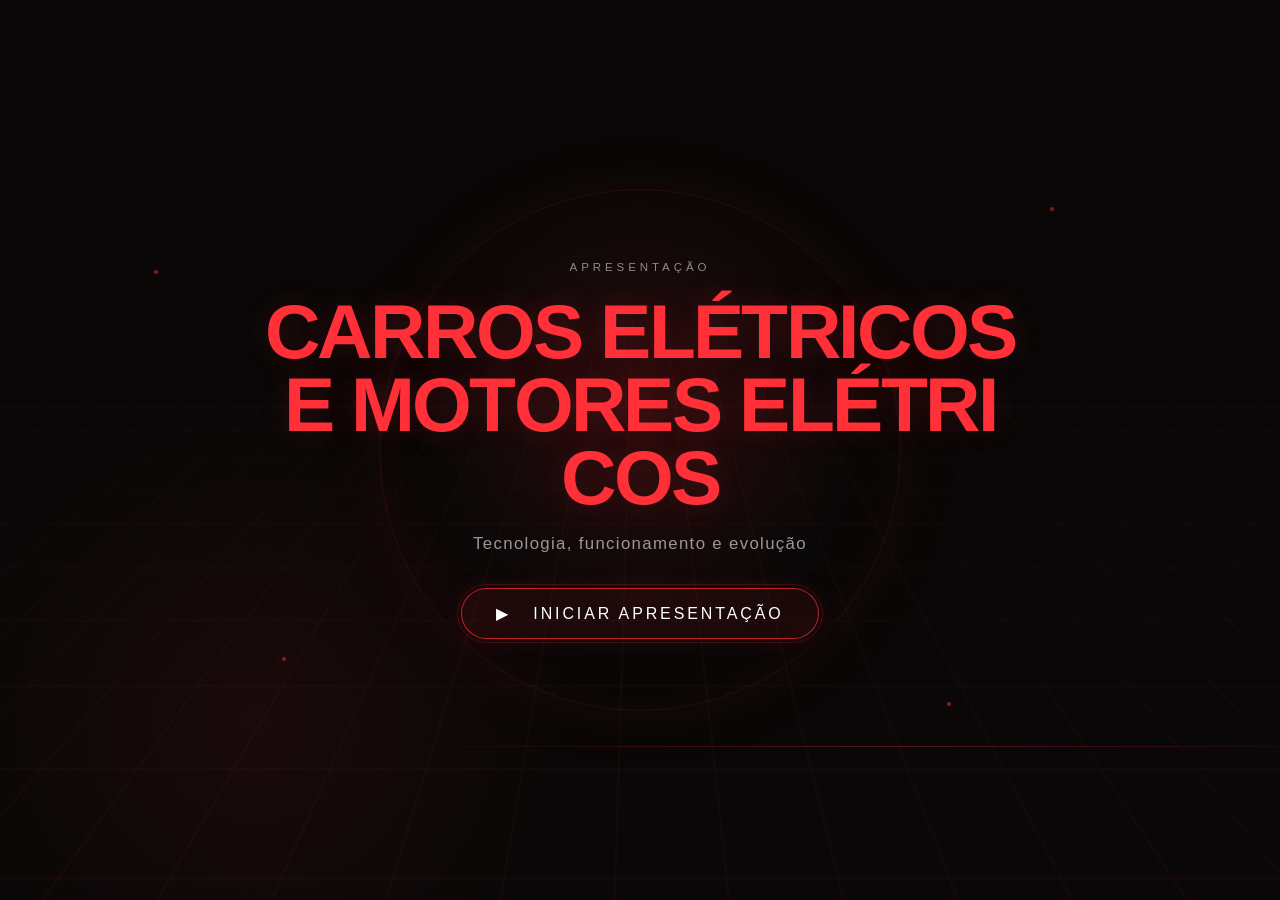
<file: index.html>
<!DOCTYPE html>
<html lang="pt-BR">
<head>
<meta charset="UTF-8">
<meta name="viewport" content="width=device-width, initial-scale=1.0">
<title>Carros Elétricos e Motores Elétricos</title>
<style>
  :root{
    --bg:#090707;
    --bg2:#180708;
    --card:rgba(34,14,16,.82);
    --text:#fff7f7;
    --muted:#cbb9ba;
    --accent:#ff3038;
    --accent2:#ff6b5f;
    --line:rgba(255,255,255,.11);
    --shadow:0 25px 70px rgba(0,0,0,.42);
  }
  *{box-sizing:border-box}
  html,body{margin:0;width:100%;height:100%;font-family:Inter,Segoe UI,Arial,sans-serif;background:var(--bg);color:var(--text);overflow:hidden}
  button{font:inherit}
  .deck{position:relative;width:100%;height:100%;overflow:hidden;background:
    radial-gradient(circle at 82% 12%,rgba(255,48,56,.18),transparent 27%),
    radial-gradient(circle at 12% 88%,rgba(150,15,25,.16),transparent 31%),
    linear-gradient(135deg,var(--bg),var(--bg2))}
  .deck::before{
    content:"";position:absolute;inset:-25%;
    background:
      radial-gradient(circle at 25% 35%,rgba(255,48,56,.10),transparent 18%),
      radial-gradient(circle at 70% 65%,rgba(255,100,80,.08),transparent 20%),
      radial-gradient(circle at 50% 50%,rgba(255,255,255,.025),transparent 32%);
    animation:ambientDrift 18s ease-in-out infinite alternate;
    pointer-events:none;
  }
  .grid{position:absolute;inset:-60px;opacity:.14;background-image:linear-gradient(var(--line) 1px,transparent 1px),linear-gradient(90deg,var(--line) 1px,transparent 1px);background-size:55px 55px;mask-image:linear-gradient(to bottom,transparent,black 20%,black 80%,transparent);animation:gridMove 24s linear infinite}
  .orb{position:absolute;border-radius:50%;filter:blur(1px);pointer-events:none}
  .orb.one{width:330px;height:330px;right:-100px;top:-110px;background:radial-gradient(circle,rgba(255,48,56,.22),transparent 68%);animation:orbFloat 9s ease-in-out infinite}
  .orb.two{width:300px;height:300px;left:-120px;bottom:-120px;background:radial-gradient(circle,rgba(190,20,30,.18),transparent 68%);animation:orbFloat 12s ease-in-out infinite reverse}
  @keyframes ambientDrift{0%{transform:translate3d(-2%,1%,0) scale(1)}50%{transform:translate3d(3%,-2%,0) scale(1.05)}100%{transform:translate3d(-1%,3%,0) scale(1.02)}}
  @keyframes gridMove{to{transform:translate(55px,55px)}}
  @keyframes orbFloat{0%,100%{transform:translate3d(0,0,0) scale(1)}50%{transform:translate3d(22px,-18px,0) scale(1.08)}}
  .slides{position:relative;height:100%;z-index:2}
  .energy-particles{position:absolute;inset:0;pointer-events:none;z-index:1;overflow:hidden}
  .energy-particles i{position:absolute;width:3px;height:3px;border-radius:50%;background:#ff4a50;box-shadow:0 0 12px rgba(255,48,56,.65);opacity:.2;animation:particleMove 8s linear infinite}
  .energy-particles i:nth-child(1){left:12%;top:80%;animation-delay:0s}
  .energy-particles i:nth-child(2){left:23%;top:25%;animation-delay:1.5s}
  .energy-particles i:nth-child(3){left:37%;top:72%;animation-delay:3s}
  .energy-particles i:nth-child(4){left:49%;top:18%;animation-delay:4.5s}
  .energy-particles i:nth-child(5){left:61%;top:84%;animation-delay:2s}
  .energy-particles i:nth-child(6){left:73%;top:34%;animation-delay:5s}
  .energy-particles i:nth-child(7){left:84%;top:68%;animation-delay:1s}
  .energy-particles i:nth-child(8){left:92%;top:18%;animation-delay:6s}
  @keyframes particleMove{0%{transform:translate3d(0,30px,0) scale(.7);opacity:0}25%{opacity:.3}50%{transform:translate3d(18px,-25px,0) scale(1.1);opacity:.5}75%{opacity:.2}100%{transform:translate3d(-12px,-70px,0) scale(.6);opacity:0}}
  .slide{position:absolute;inset:0;padding:clamp(28px,5vw,72px);display:flex;flex-direction:column;justify-content:center;opacity:0;transform:translateX(45px) scale(.985);pointer-events:none;transition:opacity .5s ease,transform .5s ease}
  .slide.active{opacity:1;transform:none;pointer-events:auto}
  .inner{width:min(1180px,100%);margin:auto}
  .eyebrow{font-size:.78rem;letter-spacing:.18em;text-transform:uppercase;color:var(--accent);font-weight:700;margin-bottom:14px}
  h1{font-size:clamp(2.8rem,7vw,6.5rem);line-height:.95;margin:0 0 24px;letter-spacing:-.055em}
  h2{font-size:clamp(2rem,4vw,4rem);line-height:1.02;margin:0 0 22px;letter-spacing:-.035em}
  h3{font-size:1.15rem;margin:0 0 9px}
  p{font-size:clamp(1rem,1.5vw,1.25rem);line-height:1.7;color:var(--muted);margin:0 0 18px;max-width:900px}
  .subtitle{font-size:clamp(1.05rem,1.8vw,1.45rem);max-width:720px}
  .accent-line{width:72px;height:5px;border-radius:8px;background:linear-gradient(90deg,var(--accent),var(--accent2));margin:20px 0 28px}
  .title-layout{display:grid;grid-template-columns:1.25fr .75fr;gap:50px;align-items:center}
  .car-graphic{height:310px;border:1px solid var(--line);border-radius:28px;background:linear-gradient(145deg,rgba(255,255,255,.06),rgba(255,255,255,.015));display:flex;align-items:center;justify-content:center;box-shadow:var(--shadow);position:relative;overflow:hidden}
  .car{width:78%;height:130px;position:relative}
  .car-body{position:absolute;left:5%;right:5%;bottom:28px;height:70px;border-radius:35px 70px 20px 20px;background:linear-gradient(135deg,#f1e8e8,#7f676a);box-shadow:0 12px 30px rgba(0,0,0,.3);animation:carGlow 3.5s ease-in-out infinite}
  .car-roof{position:absolute;width:50%;height:65px;left:25%;bottom:75px;border-radius:70px 70px 0 0;background:linear-gradient(135deg,#8eb4d9,#304b68);clip-path:polygon(18% 100%,32% 15%,67% 15%,85% 100%)}
  .wheel{position:absolute;width:45px;height:45px;border-radius:50%;background:#07111f;border:9px solid #687f99;bottom:8px}
  .wheel.a{left:17%}.wheel.b{right:17%}
  .electric{position:absolute;right:16px;top:16px;color:var(--accent);font-size:1.2rem;animation:boltPulse 1.8s ease-in-out infinite}
  @keyframes carGlow{0%,100%{box-shadow:0 12px 30px rgba(0,0,0,.3)}50%{box-shadow:0 12px 35px rgba(255,48,56,.16)}}
  @keyframes boltPulse{0%,100%{opacity:.65;transform:scale(1) rotate(0)}50%{opacity:1;transform:scale(1.18) rotate(-4deg)}}
  .flow{display:grid;grid-template-columns:repeat(4,1fr);gap:12px;margin:30px 0}
  .flow-item{padding:22px 15px;border:1px solid var(--line);background:rgba(255,255,255,.045);border-radius:18px;text-align:center;position:relative}
  .flow-item:not(:last-child)::after{content:"→";position:absolute;right:-17px;top:50%;transform:translateY(-50%);color:var(--accent);font-size:1.5rem;z-index:3}
  .icon{font-size:2.2rem;margin-bottom:10px;display:inline-block;animation:iconFloat 3.2s ease-in-out infinite;filter:drop-shadow(0 0 10px rgba(255,48,56,.12))}
  .flow-item:nth-child(2) .icon{animation-delay:.35s}
  .flow-item:nth-child(3) .icon{animation-delay:.7s}
  .flow-item:nth-child(4) .icon{animation-delay:1.05s}
  .card:nth-child(2) .icon{animation-delay:.4s}
  .card:nth-child(3) .icon{animation-delay:.8s}
  .card:nth-child(4) .icon{animation-delay:1.2s}
  @keyframes iconFloat{0%,100%{transform:translateY(0) scale(1);filter:drop-shadow(0 0 8px rgba(255,48,56,.08))}50%{transform:translateY(-7px) scale(1.06);filter:drop-shadow(0 0 15px rgba(255,48,56,.32))}}
  .flow-item:hover .icon,.card:hover .icon,.type:hover .icon{animation-duration:1.1s}
  .flow-item,.card,.panel,.type,.stat,.road{transition:transform .3s ease,border-color .3s ease,box-shadow .3s ease}
  .flow-item:hover,.card:hover,.panel:hover,.type:hover,.stat:hover,.road:hover{transform:translateY(-4px);border-color:rgba(255,48,56,.35);box-shadow:0 14px 35px rgba(120,0,10,.16)}
  .flow-item strong{display:block}
  .flow-item span{font-size:.82rem;color:var(--muted)}
  .cards{display:grid;grid-template-columns:repeat(2,1fr);gap:18px}
  .card{padding:24px;border:1px solid var(--line);background:var(--card);border-radius:20px;box-shadow:0 15px 40px rgba(0,0,0,.18)}
  .card .num{display:inline-flex;width:34px;height:34px;border-radius:10px;background:rgba(56,211,159,.12);color:var(--accent);align-items:center;justify-content:center;font-weight:800;margin-bottom:15px}
  .card p{font-size:.96rem;line-height:1.55;margin:0}
  .split{display:grid;grid-template-columns:1fr 1fr;gap:22px}
  .panel{padding:30px;border:1px solid var(--line);border-radius:24px;background:rgba(255,255,255,.045)}
  .panel h3{font-size:1.45rem}
  ul{margin:14px 0 0;padding:0;list-style:none}
  li{padding:12px 0 12px 25px;color:var(--muted);line-height:1.5;border-bottom:1px solid rgba(255,255,255,.07);position:relative}
  li:last-child{border:0}
  li::before{content:"";position:absolute;left:2px;top:20px;width:8px;height:8px;border-radius:50%;background:var(--accent)}
  .motor-diagram{display:grid;grid-template-columns:1fr 1.15fr 1fr;gap:14px;align-items:center;margin-top:28px}
  .part{padding:22px;border-radius:18px;border:1px solid var(--line);background:rgba(255,255,255,.04);text-align:center}
  .part.center{border-color:rgba(56,211,159,.45);background:rgba(56,211,159,.06)}
  .types{display:grid;grid-template-columns:repeat(3,1fr);gap:16px;margin-top:25px}
  .type{padding:20px;border-radius:18px;background:rgba(255,255,255,.045);border:1px solid var(--line)}
  .type strong{display:block;color:var(--text);margin-bottom:8px}
  .battery{display:grid;grid-template-columns:1fr 1fr;gap:24px;align-items:center}
  .battery-box{height:240px;border:3px solid rgba(84,169,255,.65);border-radius:25px;padding:22px;position:relative;background:linear-gradient(145deg,rgba(84,169,255,.12),rgba(255,255,255,.025));display:flex;flex-direction:column;justify-content:center}
  .battery-box::after{content:"";position:absolute;right:-18px;top:92px;width:16px;height:45px;border-radius:0 6px 6px 0;background:#7891aa}
  .battery-cells{display:grid;grid-template-columns:repeat(8,1fr);gap:6px}
  .cell{height:70px;border-radius:5px;background:linear-gradient(to top,var(--accent),#9ff3d5);box-shadow:0 0 14px rgba(56,211,159,.2)}
  .kwh{font-size:2.7rem;font-weight:800;margin-bottom:7px}
  .impact{display:grid;grid-template-columns:repeat(3,1fr);gap:18px}
  .impact .card{min-height:190px}
  .metric{font-size:2.7rem;font-weight:800;color:var(--accent);line-height:1;margin:12px 0}
  .future{display:grid;grid-template-columns:1.2fr .8fr;gap:25px}
  .roadmap{display:grid;gap:13px}
  .road{display:flex;align-items:center;gap:15px;padding:16px 18px;border:1px solid var(--line);border-radius:16px;background:rgba(255,255,255,.04)}
  .road b{width:35px;height:35px;border-radius:50%;background:rgba(56,211,159,.13);display:flex;align-items:center;justify-content:center;color:var(--accent)}
  .stats{display:grid;gap:15px}
  .stat{padding:24px;border:1px solid var(--line);border-radius:20px;background:rgba(255,255,255,.05)}
  .stat .value{font-size:2.5rem;font-weight:850;letter-spacing:-.04em}
  .stat .label{color:var(--muted);margin-top:5px}
  .source-note{font-size:.78rem;color:#8496aa;margin-top:18px}
  .controls{position:absolute;left:50%;bottom:25px;transform:translateX(-50%);display:flex;align-items:center;gap:12px;z-index:10}
  .controls button{width:42px;height:42px;border:1px solid var(--line);background:rgba(5,15,28,.75);color:white;border-radius:50%;cursor:pointer;transition:.2s}
  .controls button:hover{border-color:var(--accent);transform:translateY(-2px)}
  .dots{display:flex;gap:7px;padding:0 7px}
  .dot{width:7px;height:7px;border-radius:50%;background:#60758c;cursor:pointer;transition:.25s}
  .dot.active{width:24px;border-radius:5px;background:var(--accent)}
  .counter{position:absolute;right:32px;bottom:31px;color:#71849a;font-size:.78rem;letter-spacing:.12em;z-index:10}
  .hint{position:absolute;right:32px;top:28px;color:#71849a;font-size:.72rem;z-index:10}
  .reveal{opacity:0;transform:translateY(18px)}
  .active .reveal{animation:up .65s ease forwards}
  .active .d1{animation-delay:.08s}.active .d2{animation-delay:.16s}.active .d3{animation-delay:.24s}.active .d4{animation-delay:.32s}.active .d5{animation-delay:.4s}
  @keyframes up{to{opacity:1;transform:none}}
  @media(max-width:850px){
    .title-layout,.split,.battery,.future{grid-template-columns:1fr}
    .car-graphic{height:200px}
    .flow{grid-template-columns:1fr 1fr}
    .flow-item:not(:last-child)::after{display:none}
    .cards,.impact,.types{grid-template-columns:1fr}
    .motor-diagram{grid-template-columns:1fr}
    .slide{padding:25px 22px 80px;overflow:auto}
    .counter,.hint{display:none}
  }

/* ===== VISUAL ENHANCEMENTS V2 — content unchanged ===== */
.energy-path {
  position:absolute; inset:0; pointer-events:none; overflow:hidden; z-index:3;
}
.energy-path .pulse {
  position:absolute; width:7px; height:7px; border-radius:50%;
  background:var(--accent); box-shadow:0 0 14px var(--accent), 0 0 28px rgba(255,48,56,.45);
  opacity:0; animation:energyPulse 3.8s linear infinite;
}
.energy-path .p1 { left:19%; top:49%; animation-delay:.2s }
.energy-path .p2 { left:38%; top:49%; animation-delay:1.15s }
.energy-path .p3 { left:58%; top:49%; animation-delay:2.1s }
.energy-path .p4 { left:79%; top:49%; animation-delay:3.05s }
@keyframes energyPulse {
  0% { transform:translateX(-12px) scale(.6); opacity:0 }
  12% { opacity:1 }
  32% { transform:translateX(85px) scale(1); opacity:1 }
  42% { opacity:0 }
  100% { opacity:0 }
}
.visual-highlight {
  position:relative; isolation:isolate;
}
.visual-highlight::after {
  content:""; position:absolute; inset:-1px; border-radius:inherit;
  box-shadow:inset 0 0 35px rgba(255,48,56,.07);
  pointer-events:none; z-index:-1;
}
.motor-core {
  position:relative; display:grid; place-items:center;
}
.motor-core .rotor {
  animation:rotorSpin 3.2s linear infinite;
  transform-origin:center;
}
@keyframes rotorSpin { to { transform:rotate(360deg) } }
.battery-charge {
  position:relative; overflow:hidden;
}
.battery-charge::after {
  content:""; position:absolute; left:-35%; top:0; width:30%; height:100%;
  background:linear-gradient(90deg,transparent,rgba(255,255,255,.2),transparent);
  animation:chargeSweep 2.8s ease-in-out infinite;
}
@keyframes chargeSweep {
  0%,30% { left:-35% } 75%,100% { left:115% }
}
.regen-flow {
  animation:regenPulse 2.2s ease-in-out infinite;
}
@keyframes regenPulse {
  0%,100% { opacity:.45; filter:drop-shadow(0 0 0 transparent) }
  50% { opacity:1; filter:drop-shadow(0 0 9px rgba(255,48,56,.7)) }
}
.stat-number {
  animation:numberGlow 2.8s ease-in-out infinite;
}
@keyframes numberGlow {
  0%,100% { text-shadow:0 0 0 rgba(255,48,56,0) }
  50% { text-shadow:0 0 18px rgba(255,48,56,.35) }
}
.slide.active .card, .slide.active .panel, .slide.active .stat, .slide.active .road-step {
  animation:softEnter .55s both;
}
.slide.active .card:nth-child(2), .slide.active .panel:nth-child(2), .slide.active .stat:nth-child(2), .slide.active .road-step:nth-child(2) { animation-delay:.08s }
.slide.active .card:nth-child(3), .slide.active .panel:nth-child(3), .slide.active .stat:nth-child(3), .slide.active .road-step:nth-child(3) { animation-delay:.16s }
@keyframes softEnter {
  from { opacity:.15; transform:translateY(8px) }
  to { opacity:1; transform:translateY(0) }
}


/* ===== TITLE MOTION — subtle, individual letters ===== */
h1.title-motion, h2.title-motion {
  perspective: 700px;
}
.title-motion .title-letter {
  display:inline-block;
  transform:translate3d(0,0,0) rotateZ(0deg);
  transform-origin:50% 80%;
  will-change:transform;
  animation:titleLetterFloat 5.8s ease-in-out infinite;
}
.title-motion .title-letter:nth-child(3n){animation-delay:-1.2s}
.title-motion .title-letter:nth-child(4n){animation-delay:-2.4s}
.title-motion .title-letter:nth-child(5n){animation-delay:-3.6s}
.title-motion .title-letter:nth-child(7n){animation-delay:-4.7s}
@keyframes titleLetterFloat{
  0%,100%{transform:translate3d(0,0,0) rotateZ(0deg)}
  35%{transform:translate3d(0,-2px,0) rotateZ(-.25deg)}
  68%{transform:translate3d(0,1.5px,0) rotateZ(.2deg)}
}
@media (prefers-reduced-motion: reduce){
  .title-motion .title-letter{animation:none}
}

/* ===== SLIDE 5 — prevent lower text from being clipped ===== */
.slide:nth-child(5) .cards{gap:14px}
.slide:nth-child(5) .card{padding:19px}
.slide:nth-child(5) .card .num{margin-bottom:11px}
.slide:nth-child(5) .card p{font-size:.92rem;line-height:1.45}
.slide:nth-child(5) .accent-line{margin:16px 0 20px}
.slide:nth-child(5) .inner > p{max-width:100%;margin-bottom:0}

@media (max-height:760px) and (min-width:851px){
  .slide:nth-child(5){padding-top:38px;padding-bottom:38px}
  .slide:nth-child(5) .eyebrow{margin-bottom:9px}
  .slide:nth-child(5) h2{margin-bottom:14px}
  .slide:nth-child(5) .card{padding:16px}
  .slide:nth-child(5) .card p{font-size:.86rem;line-height:1.38}
  .slide:nth-child(5) .accent-line{margin:12px 0 15px}
  .slide:nth-child(5) .inner > p{font-size:1rem;line-height:1.45}
}


/* ===== AMBIENT BACKGROUND V3 — more visible, still refined ===== */
.deck::before{
  opacity:.72 !important;
  animation:ambientDrift 14s ease-in-out infinite alternate !important;
  filter:blur(1px);
}
.deck::after{
  content:"";
  position:absolute;
  inset:-15%;
  pointer-events:none;
  z-index:0;
  background:
    radial-gradient(circle at 18% 24%, rgba(255,48,56,.14) 0 2%, transparent 18%),
    radial-gradient(circle at 82% 68%, rgba(255,70,60,.11) 0 2%, transparent 20%),
    radial-gradient(circle at 52% 92%, rgba(255,48,56,.08) 0 1.5%, transparent 17%);
  animation:ambientGlow 11s ease-in-out infinite alternate;
}
.grid{
  opacity:.34 !important;
  background-size:44px 44px !important;
  animation:gridMove 10s linear infinite !important;
  mask-image:linear-gradient(to bottom,transparent 0%,black 12%,black 88%,transparent 100%);
}
.energy-particles{
  opacity:.9 !important;
}
.energy-particles i{
  width:4px !important;
  height:4px !important;
  box-shadow:0 0 9px rgba(255,48,56,.9),0 0 20px rgba(255,48,56,.45) !important;
}
.orb.one,.orb.two{
  opacity:.55 !important;
  filter:blur(1px);
}
.orb.one{width:280px !important;height:280px !important}
.orb.two{width:230px !important;height:230px !important}
@keyframes ambientGlow{
  0%{transform:translate3d(-2%,0,0) scale(1);opacity:.62}
  50%{transform:translate3d(1%, -1%,0) scale(1.04);opacity:.9}
  100%{transform:translate3d(2%,1%,0) scale(1.08);opacity:.68}
}
.slide.active::before{
  content:"";
  position:absolute;
  inset:0;
  pointer-events:none;
  background:radial-gradient(circle at 50% 42%,rgba(255,48,56,.035),transparent 46%);
  animation:slideBreath 5.5s ease-in-out infinite;
}
@keyframes slideBreath{
  0%,100%{opacity:.35}
  50%{opacity:1}
}
/* keep all content above the ambient layer */
.slide > *{position:relative;z-index:2}


/* ===== PRESENTATION INTRO ===== */
.intro-screen{
  position:fixed; inset:0; z-index:9999;
  display:grid; place-items:center;
  background:
    radial-gradient(circle at 50% 45%, rgba(255,48,56,.13), transparent 28%),
    radial-gradient(circle at 20% 80%, rgba(255,48,56,.07), transparent 25%),
    #090707;
  overflow:hidden;
  transition:opacity .8s ease, visibility .8s ease;
}
.intro-screen::before{
  content:""; position:absolute; inset:-20%;
  background:
    linear-gradient(rgba(255,48,56,.07) 1px,transparent 1px),
    linear-gradient(90deg,rgba(255,48,56,.07) 1px,transparent 1px);
  background-size:52px 52px;
  transform:perspective(600px) rotateX(58deg) translateY(18%);
  animation:introGrid 9s linear infinite;
  opacity:.6;
}
.intro-screen::after{
  content:""; position:absolute; width:520px;height:520px;border-radius:50%;
  border:1px solid rgba(255,48,56,.13);
  box-shadow:0 0 80px rgba(255,48,56,.06), inset 0 0 80px rgba(255,48,56,.04);
  animation:introRing 6s ease-in-out infinite;
}
.intro-content{
  position:relative; z-index:2;
  text-align:center; width:min(760px,90vw);
}
.intro-kicker{
  font-size:.72rem; letter-spacing:.34em; text-transform:uppercase;
  color:rgba(255,255,255,.52); margin-bottom:22px;
  opacity:0; animation:introUp .8s .15s ease forwards;
}
.intro-title{
  margin:0; color:#fff; text-transform:uppercase;
  font-size:clamp(2.3rem,6vw,5.4rem);
  line-height:.95; letter-spacing:-.035em;
  text-shadow:0 0 30px rgba(255,48,56,.18);
  opacity:0; animation:introUp .9s .3s ease forwards;
}
.intro-title span{color:var(--accent)}
.intro-subtitle{
  margin:20px auto 34px; color:rgba(255,255,255,.58);
  font-size:clamp(.9rem,1.5vw,1.05rem); letter-spacing:.08em;
  opacity:0; animation:introUp .8s .5s ease forwards;
}
.intro-button{
  position:relative; border:1px solid rgba(255,48,56,.7);
  background:rgba(255,48,56,.08); color:#fff;
  padding:15px 34px; border-radius:999px;
  font:700 .82rem/1 inherit; letter-spacing:.18em;
  text-transform:uppercase; cursor:pointer;
  box-shadow:0 0 24px rgba(255,48,56,.12);
  transition:transform .3s ease, background .3s ease, box-shadow .3s ease;
  opacity:0; animation:introUp .8s .7s ease forwards;
}
.intro-button::before{
  content:""; position:absolute; inset:-5px; border-radius:inherit;
  border:1px solid rgba(255,48,56,.18);
  animation:introButtonPulse 2.4s ease-in-out infinite;
}
.intro-button:hover{
  transform:translateY(-2px) scale(1.025);
  background:rgba(255,48,56,.16);
  box-shadow:0 0 34px rgba(255,48,56,.25);
}
.intro-energy{
  position:absolute; left:-10%; bottom:17%; width:120%; height:1px;
  background:linear-gradient(90deg,transparent,rgba(255,48,56,0),rgba(255,48,56,.7),transparent);
  opacity:.45; filter:blur(.3px);
  animation:introScan 4.5s linear infinite;
}
.intro-particle{
  position:absolute; width:4px;height:4px;border-radius:50%;
  background:var(--accent); box-shadow:0 0 12px var(--accent);
  opacity:.5;
}
.intro-particle:nth-child(1){left:12%;top:30%;animation:introParticle 5s infinite}
.intro-particle:nth-child(2){left:82%;top:23%;animation:introParticle 6.5s -2s infinite}
.intro-particle:nth-child(3){left:74%;top:78%;animation:introParticle 5.5s -1s infinite}
.intro-particle:nth-child(4){left:22%;top:73%;animation:introParticle 7s -3s infinite}
.intro-screen.leaving{opacity:0;visibility:hidden;pointer-events:none}
.intro-screen.leaving .intro-content{transform:scale(1.035);opacity:0;transition:transform .7s ease,opacity .5s ease}
@keyframes introGrid{to{background-position:52px 52px}}
@keyframes introRing{0%,100%{transform:scale(.9);opacity:.45}50%{transform:scale(1.06);opacity:.8}}
@keyframes introUp{from{opacity:0;transform:translateY(14px)}to{opacity:1;transform:translateY(0)}}
@keyframes introButtonPulse{0%,100%{transform:scale(.98);opacity:.25}50%{transform:scale(1.035);opacity:.7}}
@keyframes introScan{0%{transform:translateX(-15%);opacity:0}20%{opacity:.5}80%{opacity:.5}100%{transform:translateX(15%);opacity:0}}
@keyframes introParticle{0%,100%{transform:translate(0,0);opacity:.25}50%{transform:translate(18px,-15px);opacity:.75}}


/* ===== ICON MOTION V4 — softer, slower, more natural ===== */
.icon, .icon-wrap, .feature-icon, .card-icon, .road-icon, .type-icon,
[class*="icon"], svg {
  animation-timing-function: ease-in-out !important;
}

/* Override the original float/glow behavior with a restrained movement.
   Existing icon classes are intentionally covered broadly so no content changes. */
@keyframes iconFloatSoft {
  0%,100% {
    transform:translate3d(0,0,0) rotate(0deg) scale(1);
    filter:drop-shadow(0 0 0 rgba(255,48,56,0));
  }
  50% {
    transform:translate3d(0,-3px,0) rotate(.25deg) scale(1.008);
    filter:drop-shadow(0 0 5px rgba(255,48,56,.16));
  }
}
@keyframes boltPulseSoft {
  0%,100% { transform:scale(1); opacity:.9; }
  50% { transform:scale(1.025); opacity:1; }
}

/* Common selectors used by the current deck */
.card .icon,
.card-icon,
.feature .icon,
.feature-icon,
.type .icon,
.type-icon,
.road-step .icon,
.road-icon,
.stat .icon {
  animation:iconFloatSoft 5.8s ease-in-out infinite !important;
}

.card:nth-child(2) .icon,
.card:nth-child(2) .card-icon,
.feature:nth-child(2) .icon,
.feature:nth-child(2) .feature-icon,
.type:nth-child(2) .icon,
.type:nth-child(2) .type-icon {
  animation-delay:-1.9s !important;
}
.card:nth-child(3) .icon,
.card:nth-child(3) .card-icon,
.feature:nth-child(3) .icon,
.feature:nth-child(3) .feature-icon,
.type:nth-child(3) .icon,
.type:nth-child(3) .type-icon {
  animation-delay:-3.8s !important;
}

/* Keep the cover lightning alive, but make the pulse much less aggressive. */
.bolt, .lightning, .bolt-icon {
  animation:boltPulseSoft 3.8s ease-in-out infinite !important;
}

/* Prevent hover from creating a sudden visual jump on icons. */
.card:hover .icon,
.card:hover .card-icon,
.feature:hover .icon,
.feature:hover .feature-icon,
.type:hover .icon,
.type:hover .type-icon {
  transform:translateY(-2px) scale(1.015) !important;
  transition:transform .7s ease, filter .7s ease !important;
}

/* Respect reduced-motion preferences. */
@media (prefers-reduced-motion: reduce){
  .card .icon,.card-icon,.feature .icon,.feature-icon,
  .type .icon,.type-icon,.road-step .icon,.road-icon,.stat .icon,
  .bolt,.lightning,.bolt-icon {
    animation:none !important;
  }
}


/* ===== BATTERY CHARGE MOTION — slide 6 ===== */
.slide:nth-child(6) .battery,
.slide:nth-child(6) .battery-visual,
.slide:nth-child(6) .battery-fill,
.slide:nth-child(6) .charge-fill {
  position:relative;
}

/* Common fill selectors: animate only the visual fill if the existing markup exposes one. */
.slide:nth-child(6) .battery-fill,
.slide:nth-child(6) .charge-fill {
  transform-origin:bottom center;
  animation:batteryRiseSoft 5.8s ease-in-out infinite;
}

/* If the battery is represented by an element with a fill/background,
   give it a gentle internal glow while charging. */
.slide:nth-child(6) .battery-fill::after,
.slide:nth-child(6) .charge-fill::after {
  content:"";
  position:absolute;
  left:0; right:0; bottom:0;
  height:18%;
  background:linear-gradient(to top,rgba(255,255,255,.10),transparent);
  opacity:.55;
  animation:batteryShineSoft 5.8s ease-in-out infinite;
}

@keyframes batteryRiseSoft {
  0%,100% { transform:scaleY(.42); opacity:.68; }
  48% { transform:scaleY(.94); opacity:1; }
  58% { transform:scaleY(1); opacity:1; }
}
@keyframes batteryShineSoft {
  0%,100% { transform:translateY(10px); opacity:0; }
  48%,60% { transform:translateY(-2px); opacity:.6; }
  72% { transform:translateY(-8px); opacity:0; }
}

/* Fallback: if the current battery is built from SVG rectangles,
   animate the charging visual subtly without changing its geometry. */
.slide:nth-child(6) svg .battery-fill,
.slide:nth-child(6) svg .charge-fill {
  transform-box:fill-box;
  transform-origin:center bottom;
  animation:batteryRiseSoft 5.8s ease-in-out infinite;
}

@media (prefers-reduced-motion:reduce){
  .slide:nth-child(6) .battery-fill,
  .slide:nth-child(6) .charge-fill,
  .slide:nth-child(6) .battery-fill::after,
  .slide:nth-child(6) .charge-fill::after{
    animation:none !important;
  }
}


.slide:nth-child(6) .battery-animated-fill{
  position:absolute; left:12%; right:12%; bottom:10%;
  height:72%; border-radius:7px;
  background:linear-gradient(to top,rgba(255,48,56,.75),rgba(255,107,95,.28));
  box-shadow:0 0 16px rgba(255,48,56,.18);
  transform-origin:center bottom;
  animation:batteryRiseFallback 5.8s ease-in-out infinite;
  pointer-events:none;
  opacity:.0;
}
@keyframes batteryRiseFallback{
  0%,100%{transform:scaleY(.42);opacity:.0}
  15%{opacity:.72}
  50%{transform:scaleY(.94);opacity:.86}
  60%{transform:scaleY(1);opacity:.9}
  82%{opacity:.2}
}


/* ===== BATTERY CELLS — individual charging sequence ===== */
.slide:nth-child(6) .battery-animated-fill{
  display:none !important;
}
.slide:nth-child(6) .battery-cells{
  overflow:hidden;
  padding:3px 2px;
}
.slide:nth-child(6) .battery-cells .cell{
  opacity:.28;
  transform:translateY(2px) scale(.96);
  animation:batteryCellCharge 4.8s ease-in-out infinite;
  box-shadow:0 0 0 rgba(255,48,56,0);
}
.slide:nth-child(6) .battery-cells .cell:nth-child(1){animation-delay:0s}
.slide:nth-child(6) .battery-cells .cell:nth-child(2){animation-delay:.18s}
.slide:nth-child(6) .battery-cells .cell:nth-child(3){animation-delay:.36s}
.slide:nth-child(6) .battery-cells .cell:nth-child(4){animation-delay:.54s}
.slide:nth-child(6) .battery-cells .cell:nth-child(5){animation-delay:.72s}
.slide:nth-child(6) .battery-cells .cell:nth-child(6){animation-delay:.90s}
.slide:nth-child(6) .battery-cells .cell:nth-child(7){animation-delay:1.08s}
.slide:nth-child(6) .battery-cells .cell:nth-child(8){animation-delay:1.26s}

@keyframes batteryCellCharge{
  0%,12%{
    opacity:.28;
    transform:translateY(2px) scale(.96);
    box-shadow:0 0 0 rgba(255,48,56,0);
  }
  28%,62%{
    opacity:1;
    transform:translateY(0) scale(1);
    box-shadow:0 0 14px rgba(255,48,56,.22);
  }
  76%,100%{
    opacity:.38;
    transform:translateY(1px) scale(.98);
    box-shadow:0 0 4px rgba(255,48,56,.06);
  }
}

/* ===== SLIDE 8 / PENULTIMATE — breathing room around information cards ===== */
.slide:nth-child(8) .inner.future{
  width:calc(100% - 46px);
  max-width:1120px;
  margin:0 auto;
  gap:34px;
}
.slide:nth-child(8) .roadmap,
.slide:nth-child(8) .stats{
  width:100%;
}
.slide:nth-child(8) .road{
  padding-left:20px;
  padding-right:20px;
}
.slide:nth-child(8) .stat{
  padding:26px 28px;
}
@media (max-width:900px){
  .slide:nth-child(8) .inner.future{
    width:calc(100% - 28px);
    gap:22px;
  }
}
@media (max-height:760px) and (min-width:901px){
  .slide:nth-child(8) .inner.future{
    width:calc(100% - 70px);
    gap:28px;
  }
  .slide:nth-child(8) .road{
    padding-top:13px;
    padding-bottom:13px;
  }
  .slide:nth-child(8) .stat{
    padding:20px 24px;
  }
}

@media (prefers-reduced-motion:reduce){
  .slide:nth-child(6) .battery-cells .cell{
    animation:none !important;
    opacity:1;
    transform:none;
  }
}


/* ===== SLIDE 8 — extra safe margins for the statistic cards ===== */
.slide:nth-child(8) .stats{
  width:calc(100% - 24px) !important;
  max-width:500px;
  justify-self:end;
  box-sizing:border-box;
  padding-right:2px;
}
.slide:nth-child(8) .stat{
  width:100%;
  max-width:100%;
  box-sizing:border-box;
  overflow:hidden;
}
.slide:nth-child(8) .stat .value{
  font-size:clamp(2rem,3.2vw,2.5rem);
  line-height:1.08;
  white-space:normal;
  overflow-wrap:anywhere;
}
.slide:nth-child(8) .stat:hover{
  transform:translateY(-2px);
  box-shadow:0 10px 25px rgba(120,0,10,.13);
}
@media (max-width:900px){
  .slide:nth-child(8) .stats{
    width:calc(100% - 12px) !important;
    justify-self:center;
  }
}
@media (max-height:760px) and (min-width:901px){
  .slide:nth-child(8) .stats{
    width:calc(100% - 18px) !important;
  }
}


/* ===== SLIDE 8 — fix vertical overflow of statistic cards ===== */
.slide:nth-child(8) .inner.future{
  height:100%;
  min-height:0;
  box-sizing:border-box;
  gap:22px !important;
}
.slide:nth-child(8) .stats{
  min-height:0;
  height:auto;
  gap:14px !important;
  align-content:center;
}
.slide:nth-child(8) .stat{
  min-height:0 !important;
  height:auto !important;
  box-sizing:border-box;
  padding:18px 24px !important;
}
.slide:nth-child(8) .stat .value{
  line-height:1 !important;
  margin-top:4px;
  margin-bottom:4px;
}
.slide:nth-child(8) .stat p{
  margin-top:6px !important;
  margin-bottom:0 !important;
  line-height:1.28 !important;
}
@media (max-height:760px) and (min-width:901px){
  .slide:nth-child(8) .inner.future{
    gap:16px !important;
  }
  .slide:nth-child(8) .stats{
    gap:10px !important;
  }
  .slide:nth-child(8) .stat{
    padding:14px 20px !important;
  }
  .slide:nth-child(8) .stat .value{
    font-size:clamp(1.8rem,2.7vw,2.25rem) !important;
  }
}

</style>
</head>
<body>

<div class="intro-screen" id="introScreen">
  <div class="intro-particle"></div>
  <div class="intro-particle"></div>
  <div class="intro-particle"></div>
  <div class="intro-particle"></div>
  <div class="intro-energy"></div>
  <div class="intro-content">
    <div class="intro-kicker">Apresentação</div>
    <h1 class="intro-title">Carros <span>elétricos</span><br>e motores elétricos</h1>
    <div class="intro-subtitle">Tecnologia, funcionamento e evolução</div>
    <button class="intro-button" id="startPresentation" type="button">▶&nbsp;&nbsp; Iniciar apresentação</button>
  </div>
</div>

<div class="deck" id="deck">
  <div class="grid"></div><div class="orb one"></div><div class="orb two"></div>

  <main class="slides">

    <section class="slide active">
      <div class="inner title-layout">
        <div>
          <div class="eyebrow reveal d1">Tecnologia • Mobilidade • Energia</div>
          <h1 class="reveal d2">Carros elétricos<br><span style="color:var(--accent)">e motores elétricos</span></h1>
          <div class="accent-line reveal d3"></div>
          <p class="subtitle reveal d4">Como a energia armazenada em baterias se transforma em movimento — e quais são os desafios dessa tecnologia.</p>
        </div>
        <div class="car-graphic reveal d5">
          <div class="electric">⚡</div>
          <div class="car">
            <div class="car-roof"></div><div class="car-body"></div>
            <div class="wheel a"></div><div class="wheel b"></div>
          </div>
        </div>
      </div>
    </section>

    <section class="slide">
      <div class="inner">
        <div class="eyebrow reveal d1">01 • Visão geral</div>
        <h2 class="reveal d2">Como funciona um carro elétrico?</h2>
        <p class="reveal d3">Carros elétricos são veículos movidos por um ou mais motores elétricos, que utilizam principalmente a energia armazenada em baterias recarregáveis.</p>
        <p class="reveal d4">Diferentemente dos carros tradicionais, eles não utilizam um motor de combustão para gerar o movimento.</p>
        <div class="flow reveal d5">
          <div class="flow-item"><div class="icon">🔋</div><strong>Bateria</strong><span>Armazena energia</span></div>
          <div class="flow-item"><div class="icon">⚙️</div><strong>Inversor</strong><span>Controla a energia</span></div>
          <div class="flow-item"><div class="icon">⚡</div><strong>Motor elétrico</strong><span>Cria movimento</span></div>
          <div class="flow-item"><div class="icon">◉</div><strong>Rodas</strong><span>Movimentam o veículo</span></div>
        </div>
      </div>
    </section>

    <section class="slide">
      <div class="inner">
        <div class="eyebrow reveal d1">02 • Características</div>
        <h2 class="reveal d2">Vantagens e desafios</h2>
        <div class="split reveal d3">
          <div class="panel">
            <h3 style="color:var(--accent)">Principais vantagens</h3>
            <ul>
              <li>Menor emissão de poluentes durante a utilização</li>
              <li>Menor nível de ruído</li>
              <li>Alta eficiência energética</li>
              <li>Resposta rápida na aceleração</li>
              <li>Frenagem regenerativa, recuperando parte da energia</li>
            </ul>
          </div>
          <div class="panel">
            <h3 style="color:var(--accent2)">Principais desafios</h3>
            <ul>
              <li>Alto custo de alguns modelos</li>
              <li>Tempo de recarga</li>
              <li>Necessidade de infraestrutura de carregamento</li>
              <li>Produção das baterias</li>
              <li>Reciclagem das baterias</li>
            </ul>
          </div>
        </div>
      </div>
    </section>

    <section class="slide">
      <div class="inner">
        <div class="eyebrow reveal d1">03 • Motores elétricos</div>
        <h2 class="reveal d2">Da eletricidade ao movimento</h2>
        <p class="reveal d3">O motor elétrico transforma energia elétrica em energia mecânica, produzindo o movimento necessário para girar as rodas.</p>
        <div class="motor-diagram reveal d4">
          <div class="part"><div class="icon">⚡</div><strong>Corrente elétrica</strong><br><span style="color:var(--muted)">Cria campos magnéticos</span></div>
          <div class="part center"><div class="icon">🧲</div><strong>Motor</strong><br><span style="color:var(--muted)">Campos interagem com o rotor</span></div>
          <div class="part"><div class="icon">🔄</div><strong>Rotor</strong><br><span style="color:var(--muted)">Gira e produz movimento</span></div>
        </div>
        <div class="types reveal d5">
          <div class="type"><strong>Motor de indução</strong><span style="color:var(--muted)">Uma das arquiteturas utilizadas em veículos elétricos.</span></div>
          <div class="type"><strong>Ímãs permanentes</strong><span style="color:var(--muted)">Utiliza ímãs no conjunto do motor.</span></div>
          <div class="type"><strong>Relutância</strong><span style="color:var(--muted)">Baseado na tendência magnética do rotor.</span></div>
        </div>
      </div>
    </section>

    <section class="slide">
      <div class="inner">
        <div class="eyebrow reveal d1">04 • Dentro do motor</div>
        <h2 class="reveal d2">Eletromagnetismo em ação</h2>
        <div class="cards reveal d3">
          <div class="card"><span class="num">01</span><h3>Estator</h3><p>Parte fixa do motor que participa da criação do campo magnético.</p></div>
          <div class="card"><span class="num">02</span><h3>Rotor</h3><p>Parte móvel que gira como resultado da interação eletromagnética.</p></div>
          <div class="card"><span class="num">03</span><h3>Bobinas</h3><p>Condutores nos quais a corrente elétrica cria campos magnéticos.</p></div>
          <div class="card"><span class="num">04</span><h3>Ímãs e eixo</h3><p>Elementos que participam da geração do movimento e da transmissão mecânica.</p></div>
        </div>
        <div class="accent-line reveal d4"></div>
        <p class="reveal d5">Uma grande vantagem é o alto torque em baixas rotações, permitindo aceleração rápida. Além disso, há menos peças móveis que em motores de combustão.</p>
      </div>
    </section>

    <section class="slide">
      <div class="inner battery"><span class="battery-animated-fill" aria-hidden="true"></span>
        <div>
          <div class="eyebrow reveal d1">05 • Baterias</div>
          <h2 class="reveal d2">Onde a energia fica armazenada</h2>
          <p class="reveal d3">As baterias armazenam a energia que alimenta o motor. Sua capacidade é normalmente medida em <strong style="color:white">kWh (quilowatt-hora)</strong>.</p>
          <p class="reveal d4">A capacidade influencia diretamente a autonomia do veículo.</p>
          <p class="reveal d5">As baterias de íons de lítio são muito utilizadas atualmente, enquanto novas tecnologias buscam maior autonomia, menor custo, carregamento mais rápido e maior durabilidade.</p>
        </div>
        <div class="battery-box reveal d4">
          <div class="kwh">kWh</div>
          <div style="color:var(--muted);margin-bottom:18px">capacidade de energia</div>
          <div class="battery-cells">
            <div class="cell"></div><div class="cell"></div><div class="cell"></div><div class="cell"></div>
            <div class="cell"></div><div class="cell"></div><div class="cell"></div><div class="cell"></div>
          </div>
        </div>
      </div>
    </section>

    <section class="slide">
      <div class="inner">
        <div class="eyebrow reveal d1">06 • Impacto ambiental</div>
        <h2 class="reveal d2">Zero emissão no escapamento ≠ impacto zero</h2>
        <p class="reveal d3">Os carros elétricos não produzem gases de escapamento durante a condução, mas seu impacto ambiental também depende da fabricação das baterias e da origem da eletricidade utilizada para carregá-las.</p>
        <div class="impact reveal d4">
          <div class="card"><div class="icon">🚫</div><h3>Durante a condução</h3><p>Não há gases de escapamento produzidos pelo veículo.</p></div>
          <div class="card"><div class="icon">⛏️</div><h3>Fabricação</h3><p>A produção das baterias exige matérias-primas e energia.</p></div>
          <div class="card"><div class="icon">⚡</div><h3>Eletricidade</h3><p>O impacto total também depende de como a eletricidade é produzida.</p></div>
        </div>
      </div>
    </section>

    <section class="slide">
      <div class="inner future">
        <div>
          <div class="eyebrow reveal d1">07 • Futuro</div>
          <h2 class="reveal d2">Para onde a tecnologia está caminhando?</h2>
          <div class="roadmap reveal d3">
            <div class="road"><b>01</b><span>Baterias mais eficientes</span></div>
            <div class="road"><b>02</b><span>Motores menores e mais potentes</span></div>
            <div class="road"><b>03</b><span>Carregamento mais rápido</span></div>
            <div class="road"><b>04</b><span>Maior utilização de energias renováveis</span></div>
            <div class="road"><b>05</b><span>Sistemas de reciclagem mais eficientes</span></div>
          </div>
        </div>
        <div class="stats">
          <div class="stat reveal d4"><div class="value">220 mil+</div><div class="label">veículos leves eletrificados vendidos no Brasil em 2025, segundo a ABVE</div></div>
          <div class="stat reveal d5"><div class="value">≈ 21 milhões</div><div class="label">carros elétricos vendidos mundialmente em 2025, segundo a IEA</div></div>
        </div>
      </div>
    </section>

    <section class="slide">
      <div class="inner" style="text-align:center">
        <div class="eyebrow reveal d1">Conclusão</div>
        <h2 class="reveal d2" style="max-width:850px;margin-left:auto;margin-right:auto">Uma mudança que combina energia, eletrônica e engenharia.</h2>
        <div class="accent-line reveal d3" style="margin-left:auto;margin-right:auto"></div>
        <p class="reveal d4" style="margin-left:auto;margin-right:auto">Carros elétricos dependem da integração entre baterias, inversores, motores e sistemas de controle. A evolução desses componentes tende a definir os próximos avanços da mobilidade elétrica.</p>
        <div class="reveal d5" style="margin-top:35px;color:var(--accent);font-weight:700;letter-spacing:.08em">FIM • OBRIGADO</div>
      </div>
    </section>

  </main>

<div class="energy-particles" aria-hidden="true">
  <i></i><i></i><i></i><i></i><i></i><i></i><i></i><i></i>
</div>

  <div class="hint">← → para navegar • Espaço para avançar</div>
  <div class="controls">
    <button id="prev" aria-label="Slide anterior">‹</button>
    <div class="dots" id="dots"></div>
    <button id="next" aria-label="Próximo slide">›</button>
  </div>
  <div class="counter" id="counter">01 / 09</div>
</div>

<script>

  // Subtle per-letter title motion; text/content remains unchanged.
  function prepareTitleMotion() {
    document.querySelectorAll('h1, h2').forEach(title => {
      title.classList.add('title-motion');
      const walker = document.createTreeWalker(title, NodeFilter.SHOW_TEXT);
      const nodes = [];
      while (walker.nextNode()) nodes.push(walker.currentNode);
      nodes.forEach(node => {
        if (!node.nodeValue.trim()) return;
        const frag = document.createDocumentFragment();
        [...node.nodeValue].forEach(ch => {
          if (/\s/.test(ch)) {
            frag.appendChild(document.createTextNode(ch));
          } else {
            const s = document.createElement('span');
            s.className = 'title-letter';
            s.textContent = ch;
            frag.appendChild(s);
          }
        });
        node.parentNode.replaceChild(frag, node);
      });
    });
  }
  prepareTitleMotion();

(() => {
  const slides = [...document.querySelectorAll('.slide')];
  const dots = document.getElementById('dots');
  const counter = document.getElementById('counter');
  let current = 0;

  slides.forEach((_, i) => {
    const d = document.createElement('div');
    d.className = 'dot' + (i === 0 ? ' active' : '');
    d.title = 'Ir para o slide ' + (i + 1);
    d.addEventListener('click', () => go(i));
    dots.appendChild(d);
  });

  function go(index) {
    current = (index + slides.length) % slides.length;
    slides.forEach((s, i) => s.classList.toggle('active', i === current));
    [...dots.children].forEach((d, i) => d.classList.toggle('active', i === current));
    counter.textContent = String(current + 1).padStart(2,'0') + ' / ' + String(slides.length).padStart(2,'0');
  }

  document.getElementById('next').addEventListener('click', () => go(current + 1));
  document.getElementById('prev').addEventListener('click', () => go(current - 1));

  document.addEventListener('keydown', e => {
    if (['ArrowRight','ArrowDown',' ','PageDown'].includes(e.key)) {
      e.preventDefault(); go(current + 1);
    }
    if (['ArrowLeft','ArrowUp','PageUp'].includes(e.key)) {
      e.preventDefault(); go(current - 1);
    }
    if (e.key === 'Home') go(0);
    if (e.key === 'End') go(slides.length - 1);
  });

  let startX = 0;
  document.addEventListener('touchstart', e => startX = e.changedTouches[0].clientX, {passive:true});
  document.addEventListener('touchend', e => {
    const dx = e.changedTouches[0].clientX - startX;
    if (Math.abs(dx) > 55) go(current + (dx < 0 ? 1 : -1));
  }, {passive:true});
})();
</script>

<script>
(function(){
  const intro = document.getElementById('introScreen');
  const start = document.getElementById('startPresentation');
  if(!intro || !start) return;

  function beginPresentation(){
    intro.classList.add('leaving');
    document.body.classList.add('presentation-started');
    setTimeout(() => {
      intro.remove();
      const first = document.querySelector('.slide');
      if(first){
        document.querySelectorAll('.slide').forEach(s => s.classList.remove('active'));
        first.classList.add('active');
      }
    }, 850);
  }

  start.addEventListener('click', beginPresentation);
  start.addEventListener('keydown', e => {
    if(e.key === 'Enter' || e.key === ' ') { e.preventDefault(); beginPresentation(); }
  });
})();
</script>

</body>
</html>
</file>
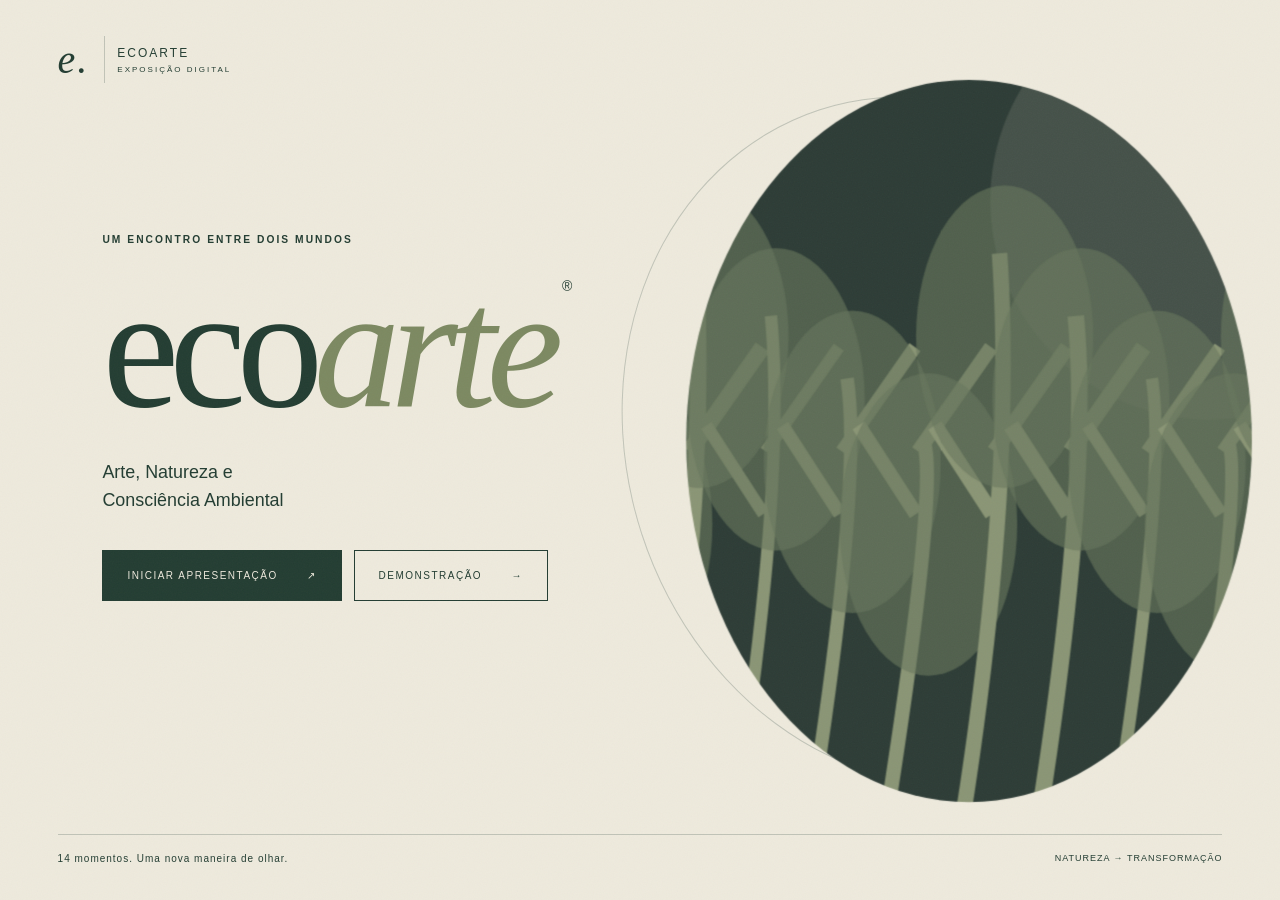
<file: ecoarte/index.html>
<!doctype html>
<html lang="pt-BR"><head><meta charset="UTF-8"><meta name="viewport" content="width=device-width, initial-scale=1"><meta name="theme-color" content="#203c31"><title>Ecoarte — exposição digital</title><link rel="icon" href="assets/icons/leaf.svg"><link rel="stylesheet" href="css/style.css"><link rel="stylesheet" href="css/animations.css"><script defer src="js/animations.js"></script><script defer src="js/app.js"></script></head>
<body class="menu-mode">
<div class="grain" aria-hidden="true"></div><div id="cursor" aria-hidden="true"></div>
<header class="brand"><span class="brand-mark">e.</span><span>ECOARTE <small>EXPOSIÇÃO DIGITAL</small></span></header>
<main id="menu"><div class="menu-art" aria-hidden="true"><div class="orb"></div><img src="assets/images/nature.svg" alt=""></div><div class="menu-copy"><span class="eyebrow">UM ENCONTRO ENTRE DOIS MUNDOS</span><h1>eco<span>arte</span><i>®</i></h1><p>Arte, Natureza e<br>Consciência Ambiental</p><div class="menu-actions"><button id="start">INICIAR APRESENTAÇÃO <span>↗</span></button><button id="demo" class="outline">DEMONSTRAÇÃO <span>→</span></button></div></div><footer class="menu-footer"><span>14 momentos. Uma nova maneira de olhar.</span><span>NATUREZA → TRANSFORMAÇÃO</span></footer></main>
<div id="experience" hidden><div class="exhibit-label">ARTE + NATUREZA <span id="chapter">01 / INTRODUÇÃO</span></div><div id="stage" aria-label="Apresentação sobre Ecoarte" tabindex="-1">
<section class="slide cover" data-title="Capa" data-transition="leaf"><div class="cover-art"><img src="assets/images/nature.svg" alt="Ilustração de uma floresta"><div class="orbit"></div></div><div class="content"><span class="eyebrow">ARTE COMO UM GESTO DE CUIDADO</span><h1>ECO<span>ARTE</span></h1><p class="subtitle">Arte, natureza e consciência ambiental</p><span class="tiny">UMA EXPOSIÇÃO PARA REPENSAR NOSSO LUGAR NO PLANETA</span></div></section>
<section class="slide definition" data-title="O que é Ecoarte?" data-transition="paper"><div class="content"><span class="eyebrow">01 / O ENCONTRO</span><h2>O que é<br><em>Ecoarte?</em></h2><p>Uma expressão artística que une criatividade e consciência ambiental.</p></div><div class="concept-map"><span class="concept c1">CRIATIVIDADE<small>imaginar outros caminhos</small></span><span class="concept c2">NATUREZA<small>matéria, espaço e inspiração</small></span><span class="concept c3">CONSCIÊNCIA<small>questionar e mudar atitudes</small></span><svg viewBox="0 0 500 500" aria-hidden="true"><path d="M250 70L75 340L425 340Z"/></svg><strong>ECOARTE</strong><p>Materiais naturais, reciclados ou reaproveitados nos ajudam a refletir sobre a relação entre ser humano e meio ambiente.</p></div></section>
<section class="slide origin" data-title="Origem" data-transition="horizontal"><div class="heading"><span class="eyebrow">02 / FORA DAS PAREDES</span><h2>Onde tudo <em>começou</em></h2></div><div class="timeline"><article><b>1960</b><span>O mundo como ateliê</span><p>Raízes na Land Art: a arte começa a sair dos museus e ocupar paisagens naturais.</p></article><article><b>1970</b><span>A paisagem é matéria</span><p>Terra, pedras e território tornam-se parte da criação artística.</p></article><article><b>1990</b><span>Um olhar crítico</span><p>Poluição, desmatamento e consumismo ganham espaço diante das preocupações ambientais.</p></article><article><b>HOJE</b><span>Arte que mobiliza</span><p>Práticas ecológicas conectam criação, educação e participação comunitária.</p></article></div><span class="footnote">Land Art e Ecoarte se aproximam, mas nem toda intervenção na paisagem tem um propósito ecológico.</span></section>
<section class="slide land" data-title="Land Art" data-transition="mask"><figure class="full-art"><img data-photo="spiral-jetty" src="assets/images/spiral-jetty.png" alt="Fotografia de Spiral Jetty no Grande Lago Salgado"><figcaption>SPIRAL JETTY · ROBERT SMITHSON · 1970</figcaption></figure><div class="content"><span class="eyebrow">03 / A TERRA COMO SUPORTE</span><h2>Quando a<br>paisagem<br><em>virou arte.</em></h2><p>A natureza deixa de ser apenas retratada.<br>Ela se torna espaço e material.</p></div></section>
<section class="slide characteristics" data-title="Características" data-transition="leaf"><div class="center-title"><span class="eyebrow">04 / A LINGUAGEM</span><h2>O que define<br>a <em>Ecoarte?</em></h2></div><div class="organic-item item1"><span>01</span><h3>Materiais naturais</h3><p>Folhas, pedras,<br>madeira e terra.</p></div><div class="organic-item item2"><span>02</span><h3>Materiais reciclados</h3><p>Plástico, vidro,<br>metal e papel.</p></div><div class="organic-item item3"><span>03</span><h3>Arte temporária</h3><p>Obras que mudam, desaparecem<br>ou voltam à natureza.</p></div><div class="organic-item item4"><span>04</span><h3>Arte com propósito</h3><p>Crítica, educativa e<br>frequentemente comunitária.</p></div><svg class="organic-lines" viewBox="0 0 1000 650" aria-hidden="true"><path d="M250 130Q500 350 770 130M250 520Q500 350 770 520M250 130Q70 320 250 520M770 130Q950 320 770 520"/></svg></section>
<section class="slide gallery" data-title="Artistas" data-transition="horizontal"><div class="heading"><span class="eyebrow">05 / CINCO OLHARES</span><h2>Natureza em <em>mensagem</em></h2><p>Explore a galeria. Cada obra abre uma nova perspectiva.</p></div><div class="gallery-row">
<button class="art-card" data-jump="6"><img src="assets/images/spiral-jetty.png" alt="Spiral Jetty, Robert Smithson"><span>01 / TERRITÓRIO</span><h3>Robert<br>Smithson</h3><i>Explorar ↗</i></button><button class="art-card" data-jump="7"><img src="assets/images/beuys.jpg" alt="7000 Carvalhos, Joseph Beuys"><span>02 / AÇÃO</span><h3>Joseph<br>Beuys</h3><i>Explorar ↗</i></button><button class="art-card" data-jump="8"><img src="assets/images/goldsworthy.jpg" alt="Fold, Andy Goldsworthy"><span>03 / TEMPO</span><h3>Andy<br>Goldsworthy</h3><i>Explorar ↗</i></button><button class="art-card" data-jump="9"><img src="assets/images/krajcberg.jpg" alt="Esculturas de Frans Krajcberg"><span>04 / DENÚNCIA</span><h3>Frans<br>Krajcberg</h3><i>Explorar ↗</i></button><button class="art-card" data-jump="10"><img src="assets/images/vik-muniz.jpg" alt="Cartaz do documentário Lixo Extraordinário"><span>05 / REINVENÇÃO</span><h3>Vik<br>Muniz</h3><i>Explorar ↗</i></button></div></section>
<section class="slide artist smithson" data-title="Robert Smithson" data-transition="mask"><div class="artist-copy"><span class="eyebrow">06 / ESCULPIR O TERRITÓRIO</span><h2>Robert<br><em>Smithson</em></h2><h3>Spiral Jetty <span>— 1970</span></h3><p>Uma enorme espiral de pedras no Grande Lago Salgado, nos Estados Unidos.</p><span class="artist-note">A paisagem faz parte da obra.</span></div><figure class="artist-image"><img data-photo="spiral-jetty" src="assets/images/spiral-jetty.png" alt="Fotografia de Spiral Jetty, de Robert Smithson"><figcaption>SPIRAL JETTY · ROBERT SMITHSON · 1970</figcaption></figure><svg class="spiral" viewBox="0 0 200 200" aria-hidden="true"><path d="M100 100c-10-20-35-4-25 18s50 17 53-10-29-54-59-33-29 69 10 83 88-20 82-66S110 20 60 45 5 120 30 160"/></svg></section>
<section class="slide beuys" data-title="Joseph Beuys" data-transition="leaf"><div class="artist-copy"><span class="eyebrow">07 / PLANTAR É UM ATO ARTÍSTICO</span><h2>Joseph<br><em>Beuys</em></h2><h3>7000 Carvalhos <span>— 1982</span></h3><p>Iniciado em 1982, o projeto plantou milhares de árvores em Kassel, Alemanha, transformando uma intervenção artística em ação ambiental.</p><span class="artist-note">Uma semente. Uma cidade. Uma transformação.</span></div><figure class="artist-image real-beuys"><img src="assets/images/beuys.jpg" alt="Árvores e colunas de basalto de 7000 Carvalhos em Kassel"><figcaption>7000 CARVALHOS · FOTO: KEICHWA · CC BY-SA 3.0</figcaption></figure><div id="forest" class="forest" hidden></div></section>
<section class="slide goldsworthy artist" data-title="Andy Goldsworthy" data-transition="paper"><div class="artist-copy"><span class="eyebrow">08 / A BELEZA DO EFÊMERO</span><h2>Andy<br><em>Goldsworthy</em></h2><p>Esculturas efêmeras feitas de folhas, gelo, galhos e pedras.</p><blockquote>A natureza cria a obra —<br>e também a desfaz.</blockquote></div><figure class="artist-image"><img data-photo="goldsworthy" src="assets/images/goldsworthy.jpg" alt="Fotografia da escultura Fold, de Andy Goldsworthy"><figcaption>FOLD · ANDY GOLDSWORTHY</figcaption></figure><div id="drifting-leaves" hidden aria-hidden="true"></div></section>
<section class="slide krajcberg artist" data-title="Frans Krajcberg" data-transition="burn"><div class="artist-copy"><span class="eyebrow">09 / UM GRITO PELA FLORESTA</span><h2>Frans<br><em>Krajcberg</em></h2><h3>Polônia → Brasil</h3><p>Artista polonês naturalizado brasileiro, utilizou troncos queimados e raízes para denunciar queimadas e desmatamento.</p><blockquote>A matéria ferida<br>torna-se denúncia.</blockquote></div><figure class="artist-image"><img data-photo="krajcberg" src="assets/images/krajcberg.jpg" alt="Fotografia de esculturas de Frans Krajcberg em Curitiba"><figcaption>ESCULTURAS DE FRANS KRAJCBERG · CURITIBA</figcaption></figure><span class="burn-word" aria-hidden="true">DENÚNCIA</span></section>
<section class="slide muniz" data-title="Vik Muniz" data-transition="horizontal"><div class="artist-copy"><span class="eyebrow">10 / OUTRO VALOR, OUTRO OLHAR</span><h2>Vik <em>Muniz</em></h2><h3>Lixo Extraordinário</h3><p>Com catadores do Jardim Gramacho, no Rio de Janeiro, materiais descartados se transformaram em enormes retratos.</p><span class="artist-note">Reaproveitar materiais. Reconhecer pessoas.</span></div><figure class="artist-image real-muniz"><img src="assets/images/vik-muniz.jpg" alt="Cartaz do documentário Lixo Extraordinário, sobre o trabalho de Vik Muniz com catadores"><figcaption>LIXO EXTRAORDINÁRIO · CARTAZ DO DOCUMENTÁRIO · 2010</figcaption></figure><div id="fragments" hidden aria-hidden="true"></div></section>
<section class="slide importance" data-title="Importância" data-transition="paper"><div class="heading"><span class="eyebrow">11 / PARA ALÉM DA OBRA</span><h2>Por que a Ecoarte <em>importa?</em></h2></div><div class="impact-chain"><article><b>ARTE</b><p>Aproxima as pessoas dos debates ambientais.</p></article><article><b>CONSCIÊNCIA</b><p>Mostra possibilidades de reaproveitamento.</p></article><article><b>REFLEXÃO</b><p>Estimula respeito pela natureza.</p></article><article><b>TRANSFORMAÇÃO</b><p>Educação e mudança social por meio da arte.</p></article></div><span class="footnote">Pequenas mudanças de olhar podem abrir grandes possibilidades de ação.</span></section>
<section class="slide conclusion" data-title="Conclusão" data-transition="leaf"><div class="conclusion-light" aria-hidden="true"></div><div class="content"><span class="eyebrow">12 / UM NOVO COMEÇO</span><blockquote>Mais do que embelezar espaços,<br>a ecoarte <em>educa, questiona<br>e inspira.</em></blockquote><p>ARTE PODE TRANSFORMAR NOSSA<br>RELAÇÃO COM O PLANETA.</p></div></section>
<section class="slide ending" data-title="Encerramento" data-transition="paper"><span class="eyebrow">O FIM DA EXPOSIÇÃO. O COMEÇO DA REFLEXÃO.</span><h2>ECOARTE<span class="ending-leaf" aria-hidden="true">❧</span></h2><p>Arte.<br>Natureza.<br><em>Transformação.</em></p><button class="text-button" id="end-menu">Voltar ao início ↗</button><span class="ending-question">O que você pode transformar ao seu redor?</span></section>
</div><div id="leaf-wipe" aria-hidden="true"></div><nav id="controls" aria-label="Controles da apresentação"><button id="back-menu" title="Voltar ao menu" aria-label="Voltar ao menu">e.</button><span id="counter" aria-live="polite">01 / 14</span><span id="slide-name"></span><div class="preview-tools"><select id="slide-select" aria-label="Selecionar slide"></select><button id="restart" title="Reiniciar animação">↻ <span>Reiniciar</span></button><button id="fullscreen">⛶ <span>Tela cheia</span></button></div><div class="arrows"><button id="prev" aria-label="Slide anterior">←</button><button id="next" aria-label="Próximo slide">→</button></div></nav><div class="progress-track"><div id="progress"></div></div><span class="keyboard-hint">← → NAVEGAR <span>ESC MENU</span></span></div><div id="announcement" class="sr-only" role="status"></div>
<noscript>Ative o JavaScript para abrir a apresentação interativa.</noscript></body></html>
</file>
<file: ecoarte/css/style.css>
@font-face{font-family:Exhibition;src:local('Georgia')}*{box-sizing:border-box} :root{--paper:#eeeadd;--ink:#233d32;--moss:#7c8961;--line:rgba(35,61,50,.22)}html,body{width:100%;height:100%;margin:0;overflow:hidden}body{font-family:Arial,Helvetica,sans-serif;background:var(--paper);color:var(--ink)}button,select{font:inherit}button{cursor:pointer;color:inherit}button:focus-visible,select:focus-visible{outline:2px solid #b49053;outline-offset:5px}button{border:0;background:none}h1,h2,h3,p,blockquote,figure{margin:0}h1,h2,blockquote{font-family:Exhibition,Georgia,serif;font-weight:400;letter-spacing:-.055em}h2{font-size:clamp(36px,5.2vw,88px);line-height:1.02}em{font-weight:400;color:var(--moss)}p{font-size:clamp(15px,1.4vw,23px);line-height:1.6}h3{font-size:clamp(17px,1.7vw,27px);font-weight:400}button{transition:background .2s,transform .2s}button:hover{transform:translateY(-2px)}.grain{position:fixed;inset:0;background:url('../assets/textures/grain.svg');opacity:.11;pointer-events:none;z-index:90}.brand{position:fixed;left:4.5vw;top:4vh;display:flex;align-items:center;gap:12px;font-size:12px;letter-spacing:2px;z-index:10}.brand-mark{font:italic 40px Georgia;border-right:1px solid var(--line);padding-right:15px}.brand small{display:block;font-size:8px;letter-spacing:2px;margin-top:5px}body:not(.menu-mode) .brand{display:none}.eyebrow{display:block;font-size:clamp(9px,.8vw,13px);letter-spacing:.2em;margin-bottom:25px;font-weight:600}.menu-copy{position:absolute;left:8vw;top:26vh;z-index:2}.menu-copy h1{font-size:clamp(90px,13.5vw,220px);line-height:.9}.menu-copy h1 span{font-style:italic;color:var(--moss)}.menu-copy h1 i{font:14px Arial;vertical-align:top;letter-spacing:0;display:inline-block;margin:8px}.menu-copy p{margin-top:32px}.menu-actions{display:flex;gap:12px;margin-top:35px}.menu-actions button{background:var(--ink);color:var(--paper);padding:19px 24px;font-size:10px;letter-spacing:1.5px;border:1px solid var(--ink)}.menu-actions span{padding-left:25px}.menu-actions .outline{background:transparent;color:var(--ink)}.menu-art{position:absolute;width:49vw;height:76vh;right:3vw;top:11vh}.menu-art img{width:100%;height:100%;object-fit:cover;clip-path:ellipse(41% 48% at 56% 50%);filter:saturate(.65)}.orb{position:absolute;inset:0;border:1px solid var(--line);border-radius:50%;transform:rotate(-18deg) scale(.96,1.02)}.menu-footer{position:absolute;bottom:4vh;left:4.5vw;right:4.5vw;display:flex;justify-content:space-between;border-top:1px solid var(--line);padding-top:18px;font-size:10px;letter-spacing:1px}.menu-footer span:last-child{font-size:9px}.exhibit-label{position:absolute;top:3.5vh;left:4.5vw;right:4.5vw;display:flex;justify-content:space-between;font-size:9px;letter-spacing:2px;z-index:12;mix-blend-mode:difference;color:#eeeadd}#stage{position:relative;width:100vw;height:100vh;overflow:hidden;outline:none}.slide{position:absolute;inset:0;width:100vw;height:100vh;padding:12vh 7vw 16vh;overflow:hidden;visibility:hidden;pointer-events:none;background:var(--paper);isolation:isolate}.slide.active{visibility:visible;pointer-events:auto;z-index:2}.slide.departing{visibility:visible;z-index:1}.content{position:relative;z-index:2}.heading h2{margin-bottom:16px}.heading p{font-size:16px}.tiny,.footnote{font-size:10px;letter-spacing:1px}.cover{display:flex;align-items:center;background:#203b30;color:var(--paper)}.cover .content{padding-left:1vw}.cover h1{font-size:clamp(80px,15.5vw,245px);line-height:1;margin-left:-.04em}.cover h1 span{font-style:italic;color:#bbc3a3}.cover .subtitle{margin:20px 0 45px}.cover-art{position:absolute;inset:0 0 0 39%;opacity:.6}.cover-art img{width:100%;height:100%;object-fit:cover;mask-image:linear-gradient(to right,transparent,black 40%)}.orbit{position:absolute;inset:12% 8%;border:1px solid #bcc2a24d;border-radius:50%;transform:rotate(-20deg)}.definition{display:grid;grid-template-columns:40% 60%;align-items:center;gap:0}.definition .content p{max-width:320px;margin-top:30px}.concept-map{height:100%;position:relative;min-height:360px}.concept-map svg{position:absolute;inset:0;width:100%;height:85%;overflow:visible}.concept-map path{fill:none;stroke:var(--moss);stroke-width:1;stroke-dasharray:1200;stroke-dashoffset:1200}.concept{position:absolute;text-align:center;font-size:clamp(11px,1.4vw,22px);letter-spacing:2px;z-index:2;background:var(--paper);padding:12px}.concept small{display:block;letter-spacing:0;font:italic 14px Georgia;margin-top:8px}.c1{left:50%;top:0;transform:translateX(-50%)}.c2{left:0;top:56%}.c3{right:0;top:56%}.concept-map strong{position:absolute;top:34%;left:50%;transform:translateX(-50%);font:italic clamp(30px,4vw,65px) Georgia}.concept-map>p{position:absolute;bottom:0;text-align:center;font-size:14px;left:8%;right:8%}.timeline{display:grid;grid-template-columns:repeat(4,1fr);gap:4vw;margin-top:12vh;position:relative}.timeline:before{content:'';position:absolute;top:82px;left:0;right:0;height:1px;background:var(--moss);transform-origin:left}.timeline article{position:relative}.timeline b{font:clamp(35px,5vw,75px) Georgia;display:block;margin-bottom:36px}.timeline article:after{content:'';position:absolute;top:78px;left:0;width:9px;height:9px;border-radius:50%;background:var(--ink)}.timeline span{font-size:16px;font-weight:600}.timeline p{font-size:15px;margin-top:14px}.origin .footnote{position:absolute;bottom:16vh;left:7vw;max-width:80%;line-height:1.6;letter-spacing:0}.land{background:#203b30;color:var(--paper);display:flex;align-items:center}.full-art{position:absolute;inset:0}.full-art img{width:100%;height:100%;object-fit:cover}.full-art:after{content:'';position:absolute;inset:0;background:linear-gradient(90deg,#132a24ed,transparent 85%)}figcaption{position:absolute;bottom:20px;right:20px;font-size:8px;letter-spacing:1.5px;z-index:2;background:#203b30d9;color:var(--paper);padding:8px}.land h2{font-size:clamp(45px,6.3vw,110px)}.land em{color:#d3d7b9}.land p{margin-top:28px;font-size:17px}.center-title{position:absolute;left:50%;top:48%;transform:translate(-50%,-50%);text-align:center}.center-title h2{font-size:clamp(32px,4vw,65px)}.organic-item{position:absolute;width:27%;z-index:2}.organic-item>span{font:italic 34px Georgia;color:var(--moss)}.organic-item h3{margin:10px 0}.organic-item p{font-size:16px}.item1{left:12%;top:15%}.item2{left:67%;top:15%}.item3{left:12%;top:58%}.item4{left:67%;top:58%}.organic-lines{position:absolute;inset:6% 10% 14%;width:80%;height:80%;z-index:-1}.organic-lines path{stroke:var(--moss);fill:none;stroke-width:1;opacity:.4;stroke-dasharray:1800;stroke-dashoffset:1800}.gallery-row{display:grid;grid-template-columns:repeat(5,1fr);gap:2vw;margin-top:6vh}.art-card{text-align:left;padding:0}.art-card img{width:100%;height:25vh;object-fit:cover;filter:saturate(.65);transition:filter .4s,clip-path .4s;clip-path:inset(0)}.art-card:hover img{filter:saturate(1.2);clip-path:inset(3%)}.art-card:nth-child(even){padding-top:30px}.art-card>span{font-size:8px;letter-spacing:1px;display:block;margin:16px 0 10px}.art-card h3{font:clamp(19px,2vw,32px) Georgia;line-height:1.1}.art-card i{font-size:10px;display:block;margin-top:14px;color:var(--moss)}.artist{display:grid;grid-template-columns:43% 57%;align-items:center}.artist-copy{position:relative;z-index:3;max-width:420px}.artist-copy h3{margin:28px 0 18px}.artist-copy h3 span{font-size:15px}.artist-copy p{font-size:clamp(15px,1.4vw,21px)}.artist-note{display:block;font:italic 17px Georgia;margin-top:30px;color:var(--moss)}.artist-image{height:65vh;position:relative;overflow:hidden}.artist-image img{width:100%;height:100%;object-fit:cover}.smithson .artist-image{border-radius:50% 50% 48% 2%}.spiral{position:absolute;left:30%;bottom:16%;width:160px;height:160px;z-index:4;pointer-events:none}.spiral path{stroke:#a8a77a;stroke-width:1;fill:none;stroke-dasharray:800;stroke-dashoffset:800}.beuys{display:flex;align-items:center;background:#dce0cf}.forest{position:absolute;right:5%;bottom:17%;width:49%;height:65%;display:flex;align-items:flex-end;justify-content:space-around;border-bottom:1px solid var(--moss)}.tree{position:absolute;bottom:0;width:100px;transform-origin:50% 100%}.tree svg{width:100%;height:100%}.goldsworthy blockquote,.krajcberg blockquote{font-size:clamp(23px,2.7vw,42px);margin-top:28px;letter-spacing:-.03em}.goldsworthy .artist-image{clip-path:ellipse(48% 49% at 50% 50%)}#drifting-leaves{position:absolute;inset:0;pointer-events:none;z-index:4}.floating-leaf{position:absolute;width:25px;height:48px;background:#a19053;border-radius:100% 0 100% 0}.krajcberg{background:#20251f;color:var(--paper)}.krajcberg em{color:#ab9f79}.krajcberg .artist-image{filter:grayscale(.6);opacity:.7}.burn-word{position:absolute;bottom:13%;right:6%;font-size:6vw;letter-spacing:.12em;opacity:.09}.muniz{display:grid;grid-template-columns:45% 55%;align-items:center}.fragment-art{position:relative;height:65vh}.fragment-art strong{position:absolute;bottom:3%;width:100%;text-align:center;font:clamp(24px,3vw,48px) Georgia}.fragment-art strong span{color:var(--moss)}.fragment-art small{position:absolute;bottom:-5%;width:100%;text-align:center;font-size:8px;letter-spacing:1px}#fragments{position:absolute;inset:0 0 15%}.fragment{position:absolute;width:var(--w);height:var(--w);background:var(--color);left:var(--x);top:var(--y);transform:translate(var(--dx),var(--dy)) rotate(var(--rot));opacity:0}.impact-chain{display:flex;justify-content:space-between;gap:3vw;margin-top:17vh}.impact-chain article{flex:1;position:relative;border-top:1px solid var(--moss);padding-top:25px}.impact-chain article:not(:last-child):after{content:'→';position:absolute;right:-2.3vw;top:-13px;font:24px Georgia;background:var(--paper)}.impact-chain b{font-size:clamp(12px,1.6vw,25px);font-weight:400;letter-spacing:1px}.impact-chain p{font-size:16px;margin-top:20px}.importance .footnote{position:absolute;bottom:17vh;letter-spacing:0}.conclusion{display:flex;align-items:center;justify-content:center;background:#24382e;color:var(--paper);text-align:center}.conclusion-light{position:absolute;inset:0;background:var(--paper);transform:translateY(100%);border-radius:50% 50% 0 0}.conclusion blockquote{font-size:clamp(30px,4.9vw,80px);line-height:1.15}.conclusion p{margin-top:42px;font-size:clamp(11px,1.4vw,22px);letter-spacing:.17em;line-height:1.7}.ending{padding-left:18vw;display:flex;flex-direction:column;justify-content:center}.ending h2{font-size:clamp(55px,9vw,145px);position:relative}.ending-leaf{font-size:80px;margin-left:30px;color:var(--moss);display:inline-block}.ending p{font:clamp(24px,3.5vw,55px)/1.2 Georgia;margin-top:25px}.text-button{text-align:left;font-size:12px;padding:0;margin-top:28px}.ending-question{position:absolute;right:8vw;bottom:21vh;font:italic 17px Georgia;max-width:180px}#controls{position:absolute;left:4.5vw;right:4.5vw;bottom:5vh;height:48px;display:flex;align-items:center;gap:20px;z-index:30;background:var(--paper);border-top:1px solid var(--line);padding-top:14px}#back-menu{font:italic 32px Georgia;padding:0 15px 0 0;border-right:1px solid var(--line)}#counter{font-size:11px;letter-spacing:2px;white-space:nowrap}#slide-name{font-size:11px;color:#66715f}.arrows{margin-left:auto;display:flex;gap:8px}.arrows button{border:1px solid var(--line);border-radius:50%;width:40px;height:40px;font-size:21px}.arrows button:last-child{background:var(--ink);color:var(--paper)}button:disabled{opacity:.3;cursor:default;transform:none}.preview-tools{display:flex;margin-left:auto;align-items:center;gap:12px}.preview-tools button{font-size:12px}.preview-tools select{width:220px;background:transparent;color:var(--ink);border:1px solid var(--line);padding:8px;font-size:11px}.presentation-mode .preview-tools{display:none}.progress-track{position:absolute;bottom:0;height:3px;background:#a6af9833;width:100%;z-index:30}#progress{height:100%;background:var(--moss);transition:width .6s}.keyboard-hint{position:absolute;bottom:1.4vh;left:4.5vw;font-size:7px;letter-spacing:1.5px;z-index:30;color:#697460}.keyboard-hint span{margin-left:20px}#leaf-wipe{position:absolute;inset:-40%;z-index:20;background:#74835b;clip-path:ellipse(45% 20% at 50% 50%);transform:translate(-110%,75%) rotate(-25deg);pointer-events:none}.sr-only{position:absolute;width:1px;height:1px;overflow:hidden;clip-path:inset(50%)}#cursor{position:fixed;width:10px;height:10px;border:1px solid #a6ab85;border-radius:50%;pointer-events:none;z-index:100;left:-30px;top:-30px;transition:width .2s,height .2s;mix-blend-mode:difference}@media(pointer:coarse){#cursor{display:none}}@media(min-width:1800px){.timeline:before{top:106px}.timeline article:after{top:102px}}@media(max-height:700px) and (min-width:701px){.slide{padding-top:11vh}.timeline{margin-top:7vh}.timeline p{font-size:13px}.origin .footnote{bottom:15vh}.artist-copy h3{margin:18px 0 12px}.artist-note{margin-top:18px}.gallery-row{margin-top:3vh}.art-card img{height:23vh}.impact-chain{margin-top:10vh}}@media(max-width:700px){.brand{top:3vh}.menu-copy{top:26vh;left:7vw}.menu-copy h1{font-size:23vw}.menu-art{width:85vw;height:53vh;right:-30vw;top:5vh;opacity:.3}.menu-copy p{font-size:20px}.menu-actions{flex-direction:column;align-items:flex-start;gap:10px;margin-top:25px}.menu-footer span:last-child{display:none}.menu-footer{font-size:9px}.slide{padding:10vh 7vw 20vh}.eyebrow{font-size:8px;margin-bottom:18px}.cover h1{font-size:19vw}.cover .subtitle{font-size:17px;max-width:250px}.tiny{font-size:8px;max-width:260px;display:block;line-height:1.7}.cover-art{left:5%}.definition{display:flex;flex-direction:column;align-items:stretch;gap:22px}.definition h2{font-size:36px}.definition h2 br{display:none}.definition .content p{font-size:14px;margin-top:12px;max-width:100%}.concept-map{min-height:0;flex:1}.concept-map svg{height:80%}.concept{font-size:10px;letter-spacing:.5px;padding:5px}.concept small{font-size:10px}.concept-map strong{font-size:27px}.concept-map>p{font-size:11px;left:0;right:0}.c2,.c3{top:55%}.timeline{grid-template-columns:1fr 1fr;margin-top:4vh;gap:20px}.timeline:before,.timeline article:after{display:none}.timeline b{font-size:34px;margin-bottom:8px}.timeline span{font-size:12px}.timeline p{font-size:11px;margin-top:6px;line-height:1.5}.origin .footnote{font-size:9px;bottom:18vh}.origin h2{font-size:35px}.land h2{font-size:13vw}.land p{font-size:14px}.center-title{top:43%;width:100%}.center-title h2{font-size:31px}.center-title .eyebrow{font-size:7px}.organic-item{width:41%}.organic-item p{font-size:11px;line-height:1.5}.organic-item h3{font-size:13px;margin:6px 0}.organic-item>span{font-size:26px}.item1,.item3{left:7%}.item2,.item4{left:56%}.item1,.item2{top:11%}.item3,.item4{top:59%}.gallery h2{font-size:34px}.gallery .heading p{font-size:12px}.gallery-row{grid-template-columns:repeat(3,1fr);gap:17px 12px;margin-top:20px}.art-card:nth-child(even){padding-top:0}.art-card img{height:13vh}.art-card h3{font-size:15px}.art-card>span{font-size:6px;margin:7px 0}.art-card i{font-size:8px;margin-top:6px}.artist,.muniz{display:flex;flex-direction:column;align-items:stretch;gap:18px}.artist-copy{max-width:100%}.artist-copy h2,.beuys h2{font-size:37px}.artist-copy h2 br{display:none}.artist-copy h3{font-size:16px;margin:12px 0 8px}.artist-copy p{font-size:13px;line-height:1.5}.artist-note{font-size:12px;margin-top:12px}.artist-image{flex:1;min-height:0;width:100%;height:auto}.spiral{width:80px;height:80px;left:6%;bottom:19%}.beuys{display:block}.forest{right:7%;left:7%;width:86%;height:36%;bottom:20%}.tree{width:65px}.goldsworthy blockquote,.krajcberg blockquote{font-size:20px;margin-top:15px}.fragment-art{height:auto;flex:1}.fragment-art strong{font-size:26px}.impact-chain{display:flex;flex-direction:column;margin-top:4vh;gap:16px}.impact-chain article{padding-top:10px;display:flex;gap:12px;align-items:baseline}.impact-chain b{font-size:11px;min-width:125px;letter-spacing:0}.impact-chain p{font-size:12px;margin-top:0;line-height:1.5}.impact-chain article:not(:last-child):after{display:none}.importance .footnote{font-size:9px;max-width:86%;bottom:18vh}.importance h2{font-size:35px}.conclusion blockquote{font-size:8vw}.conclusion p{font-size:11px}.ending{padding-left:9vw}.ending h2{font-size:14vw}.ending-leaf{font-size:40px;margin-left:10px}.ending p{font-size:32px}.ending-question{font-size:12px;bottom:20vh;right:7vw;max-width:130px}#controls{bottom:5vh;gap:10px;flex-wrap:wrap;height:70px;padding-top:8px}#back-menu{font-size:25px;padding-right:9px}#counter{font-size:9px;letter-spacing:1px}#slide-name{font-size:9px;max-width:120px}.arrows{gap:6px}.arrows button{width:32px;height:32px;font-size:18px}.preview-tools{order:5;width:100%;justify-content:space-between;gap:6px}.preview-tools select{width:60%;padding:5px;font-size:9px}.preview-tools button{font-size:16px}.preview-tools button span{font-size:9px}.presentation-mode #controls{height:40px}.keyboard-hint{font-size:6px}.exhibit-label{font-size:7px}.preview-mode .slide{padding-bottom:23vh}}@media(max-height:580px) and (max-width:700px){h2{font-size:28px!important}.slide{padding-top:9vh}.eyebrow{margin-bottom:9px}.artist-copy p{font-size:11px}.gallery-row{margin-top:8px}.art-card img{height:10vh}.timeline{margin-top:16px;gap:10px}.timeline p{font-size:10px}.menu-copy{top:21vh}.menu-copy p{margin-top:18px}.menu-actions{margin-top:15px}.menu-actions button{padding:12px 18px}.concept-map>p{font-size:9px}}

[hidden]{display:none!important}

/* Documentary photography: keep the artwork complete and readable. */
.beuys{display:grid;grid-template-columns:43% 57%;gap:0}.real-beuys img,.real-muniz img,.goldsworthy .artist-image img,.krajcberg .artist-image img{object-fit:contain;background:#172b23}.real-muniz{background:#172b23}.krajcberg .artist-image{filter:none;opacity:1}.goldsworthy .artist-image{clip-path:none}.smithson .artist-image{border-radius:2px}.artist-image figcaption{left:0;right:0;bottom:0;line-height:1.6;font-size:10px;padding:12px;background:#172b23ed}.art-card img{filter:none}.real-muniz img{padding:0 0 42px}.full-art img{object-fit:cover}.beuys .artist-copy{padding-right:25px}@media(max-width:700px){.beuys{display:flex;flex-direction:column;align-items:stretch;gap:18px}.beuys .artist-copy{padding-right:0}.artist-image figcaption{font-size:8px;padding:8px}.real-muniz img{padding-bottom:30px}}

/* An organic pointer; the system cursor remains a fallback until mouse movement. */
#cursor{left:0;top:0;width:32px;height:32px;margin:-16px 0 0 -16px;border:0;background:none;opacity:0;transition:opacity .15s;mix-blend-mode:difference}
#cursor::before{content:'';position:absolute;inset:3px;border:1px solid #fff;border-radius:50%;opacity:.8;transition:transform .25s,opacity .2s}
#cursor::after{content:'';position:absolute;left:12px;top:10px;width:8px;height:12px;border-radius:90% 0 90% 0;background:#fff;transform:rotate(35deg);transition:transform .25s,border-radius .25s}
#cursor.is-hover::before{transform:scale(1.65);opacity:1}
#cursor.is-hover::after{transform:rotate(125deg) scale(1.2)}
#cursor.is-pressed::before{transform:scale(.85)}
#cursor.is-pressed::after{transform:rotate(35deg) scale(.65)}
@media(hover:hover) and (pointer:fine){html.custom-cursor,html.custom-cursor body,html.custom-cursor button,html.custom-cursor a{cursor:none}html.custom-cursor select,html.custom-cursor input,html.custom-cursor textarea{cursor:auto}}
@media(hover:none),(pointer:coarse),(forced-colors:active){#cursor{display:none}html.custom-cursor,html.custom-cursor body{cursor:auto}html.custom-cursor button,html.custom-cursor a{cursor:pointer}}
</file>
<file: ecoarte/css/animations.css>
@keyframes rise{from{opacity:0;transform:translateY(26px)}to{opacity:1;transform:translateY(0)}}@keyframes lateral{from{opacity:0;transform:translateX(7vw)}to{opacity:1;transform:translateX(0)}}@keyframes paper{from{opacity:0;transform:translateY(5%) rotate(.8deg)}to{opacity:1;transform:translateY(0) rotate(0)}}@keyframes mask{from{clip-path:inset(0 100% 0 0)}to{clip-path:inset(0)}}@keyframes leafwipe{0%{transform:translate(-110%,75%) rotate(-25deg)}45%,55%{transform:translate(0,0) rotate(-25deg);clip-path:ellipse(80% 70% at 50% 50%)}100%{transform:translate(110%,-75%) rotate(-25deg)}}@keyframes zoom{from{transform:scale(1.03)}to{transform:scale(1.1)}}@keyframes float{0%,100%{transform:translateY(0) rotate(-3deg)}50%{transform:translateY(-14px) rotate(3deg)}}@keyframes draw{to{stroke-dashoffset:0}}@keyframes growline{from{transform:scaleX(0)}to{transform:scaleX(1)}}@keyframes treegrow{0%{opacity:0;transform:scale(.02,.01)}15%{opacity:1;transform:scale(.12,.025)}100%{opacity:1;transform:scale(1)}}@keyframes drift{0%{opacity:0;transform:translate(0,0) rotate(0)}20%{opacity:.75}70%{opacity:.65}100%{opacity:0;transform:translate(120px,-180px) rotate(140deg)}}@keyframes assemble{to{opacity:1;transform:translate(0,0) rotate(0)}}@keyframes burn{0%{filter:sepia(.4);background:#7c8b60}100%{filter:sepia(0);background:#20251f}}@keyframes daylight{to{transform:translateY(0);border-radius:0}}@keyframes daylighttext{to{color:#233d32}}@keyframes titleReveal{from{clip-path:inset(100% 0 0 0);transform:translateY(25px)}to{clip-path:inset(0);transform:translateY(0)}}
.slide.active[data-transition="horizontal"]{animation:lateral .75s both}.slide.active[data-transition="paper"]{animation:paper .75s both}.slide.active[data-transition="mask"]{animation:mask .9s both}#leaf-wipe.running{animation:leafwipe 1s both}.slide.active .eyebrow,.slide.active h2,.slide.active .artist-copy p,.slide.active .artist-copy h3,.slide.active .artist-note,.slide.active .heading p{animation:rise .8s both}.slide.active h2{animation-delay:.12s}.slide.active .artist-copy h3{animation-delay:.3s}.slide.active .artist-copy p{animation-delay:.45s}.slide.active .artist-note{animation-delay:.65s}.active.cover h1{animation:titleReveal 1.5s both}.active.cover .subtitle,.active.cover .tiny{animation:rise 1s .7s both}.active.cover .cover-art img,.active.land .full-art img{animation:zoom 18s ease-out both}.menu-art img{animation:zoom 20s ease-out both}.active .concept{animation:rise .9s both}.active .c1{animation-name:none;opacity:0;transition:opacity 1s}.active.run .c1{opacity:1}.active .c2{animation-delay:.6s}.active .c3{animation-delay:1.2s}.active .concept-map path{animation:draw 2s 1.7s both}.active .concept-map strong{animation:none;opacity:0;transition:opacity 1s 2.5s}.active.run .concept-map strong{opacity:1}.active .concept-map>p{animation:rise 1s 2.8s both}.active .timeline:before{animation:growline 1.8s .2s both}.active .timeline article{animation:rise .8s both}.active .timeline article:nth-child(2){animation-delay:.35s}.active .timeline article:nth-child(3){animation-delay:.7s}.active .timeline article:nth-child(4){animation-delay:1.05s}.active .organic-lines path{animation:draw 3s .4s both}.active .organic-item{animation:rise .9s both}.active .item2{animation-delay:.3s}.active .item3{animation-delay:.6s}.active .item4{animation-delay:.9s}.active .art-card{animation:rise .8s both}.active .art-card:nth-child(2){animation-delay:.15s}.active .art-card:nth-child(3){animation-delay:.3s}.active .art-card:nth-child(4){animation-delay:.45s}.active .art-card:nth-child(5){animation-delay:.6s}.active .spiral path{animation:draw 5s .4s both}.active .tree{animation:treegrow 2.8s var(--delay) both}.active .floating-leaf{animation:drift 8s var(--delay) both}.active.krajcberg{animation:burn 4s both}.active .fragment{animation:assemble 2.8s var(--delay) cubic-bezier(.2,.7,.2,1) both}.active .fragment-art strong{animation:rise 1s 2.3s both}.active .impact-chain article{animation:rise .8s both}.active .impact-chain article:nth-child(2){animation-delay:.8s}.active .impact-chain article:nth-child(3){animation-delay:1.6s}.active .impact-chain article:nth-child(4){animation-delay:2.4s}.active .conclusion-light{animation:daylight 4s 1s both}.active.conclusion .content{animation:daylighttext 3s 1.4s both}.active.conclusion blockquote{animation:rise 1.2s both}.active.conclusion p{animation:rise 1.2s 3.5s both}.active.ending h2{animation:titleReveal 1.5s both}.active .ending-leaf{animation:float 7s ease-in-out infinite}.active.ending p{animation:rise 1s .5s both}.word{display:inline-block;opacity:0;transform:translateY(12px)}.active .word{animation:rise .7s var(--word-delay) both}

/* Direction changes only the slide transition, never the artwork animations. */
@keyframes lateralBack{from{opacity:0;transform:translateX(-7vw)}to{opacity:1;transform:translateX(0)}}
@keyframes paperBack{from{opacity:0;transform:translateY(-5%) rotate(-.8deg)}to{opacity:1;transform:translateY(0) rotate(0)}}
@keyframes maskBack{from{clip-path:inset(0 0 0 100%)}to{clip-path:inset(0)}}
@keyframes leaveForward{from{opacity:1;transform:translateX(0)}to{opacity:0;transform:translateX(-4vw)}}
@keyframes leaveBackward{from{opacity:1;transform:translateX(0)}to{opacity:0;transform:translateX(4vw)}}
@keyframes leafwipeBack{0%{transform:translate(110%,-75%) rotate(-25deg)}45%,55%{transform:translate(0,0) rotate(-25deg);clip-path:ellipse(80% 70% at 50% 50%)}100%{transform:translate(-110%,75%) rotate(-25deg)}}
.slide.active[data-nav="backward"][data-transition="horizontal"]{animation-name:lateralBack}
.slide.active[data-nav="backward"][data-transition="paper"]{animation-name:paperBack}
.slide.active[data-nav="backward"][data-transition="mask"]{animation-name:maskBack}
.slide.departing[data-exit="forward"]{animation:leaveForward .7s both}
.slide.departing[data-exit="backward"]{animation:leaveBackward .7s both}
body:has(.slide.active[data-nav="backward"]) #leaf-wipe.running{animation-name:leafwipeBack}
@media(prefers-reduced-motion:reduce){*,*:before,*:after{animation:none!important;transition:none!important;scroll-behavior:auto!important}.slide.active .concept,.slide.active .concept-map strong,.fragment,.word{opacity:1!important;transform:none}.concept-map strong{transform:translateX(-50%)!important}.c1{transform:translateX(-50%)!important}.fragment{transform:none!important}.concept-map path,.organic-lines path,.spiral path{stroke-dashoffset:0}.conclusion-light{transform:none;border-radius:0}.conclusion .content{color:var(--ink)}.floating-leaf{display:none}}
</file>
